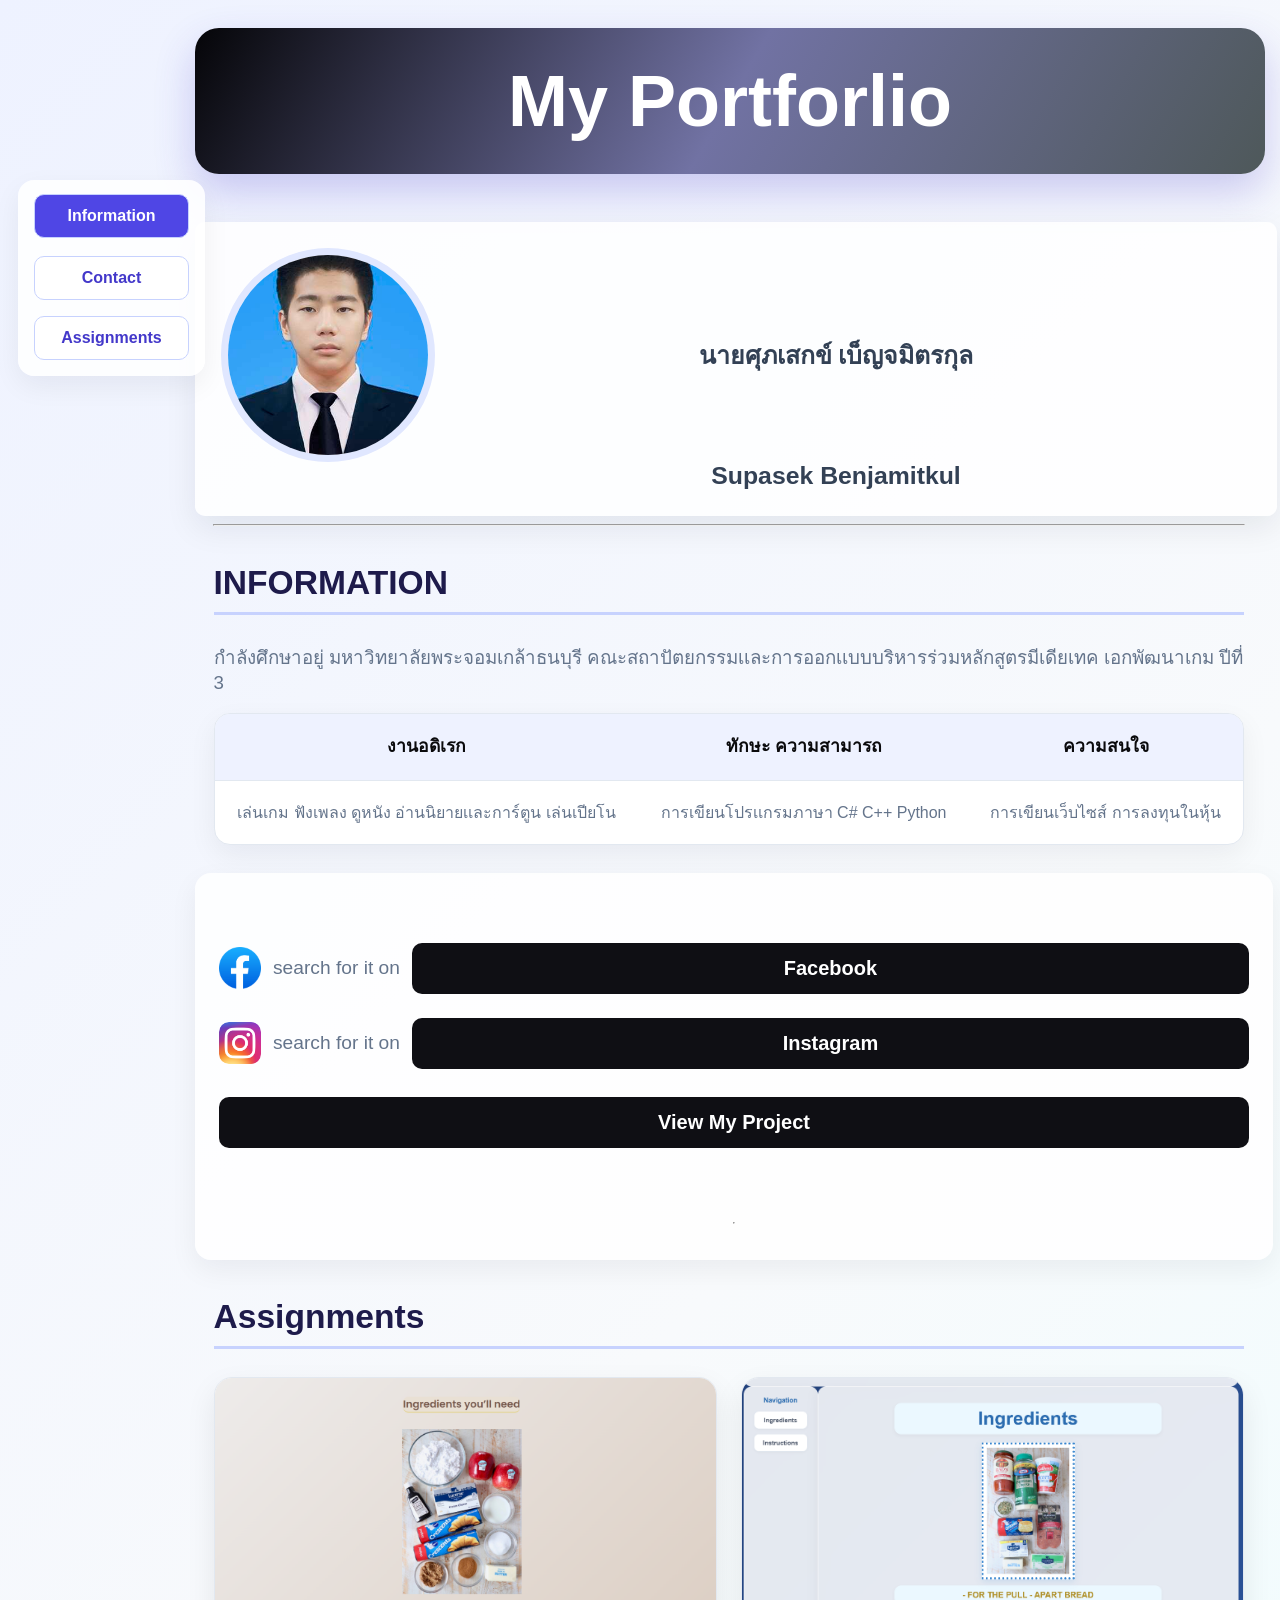
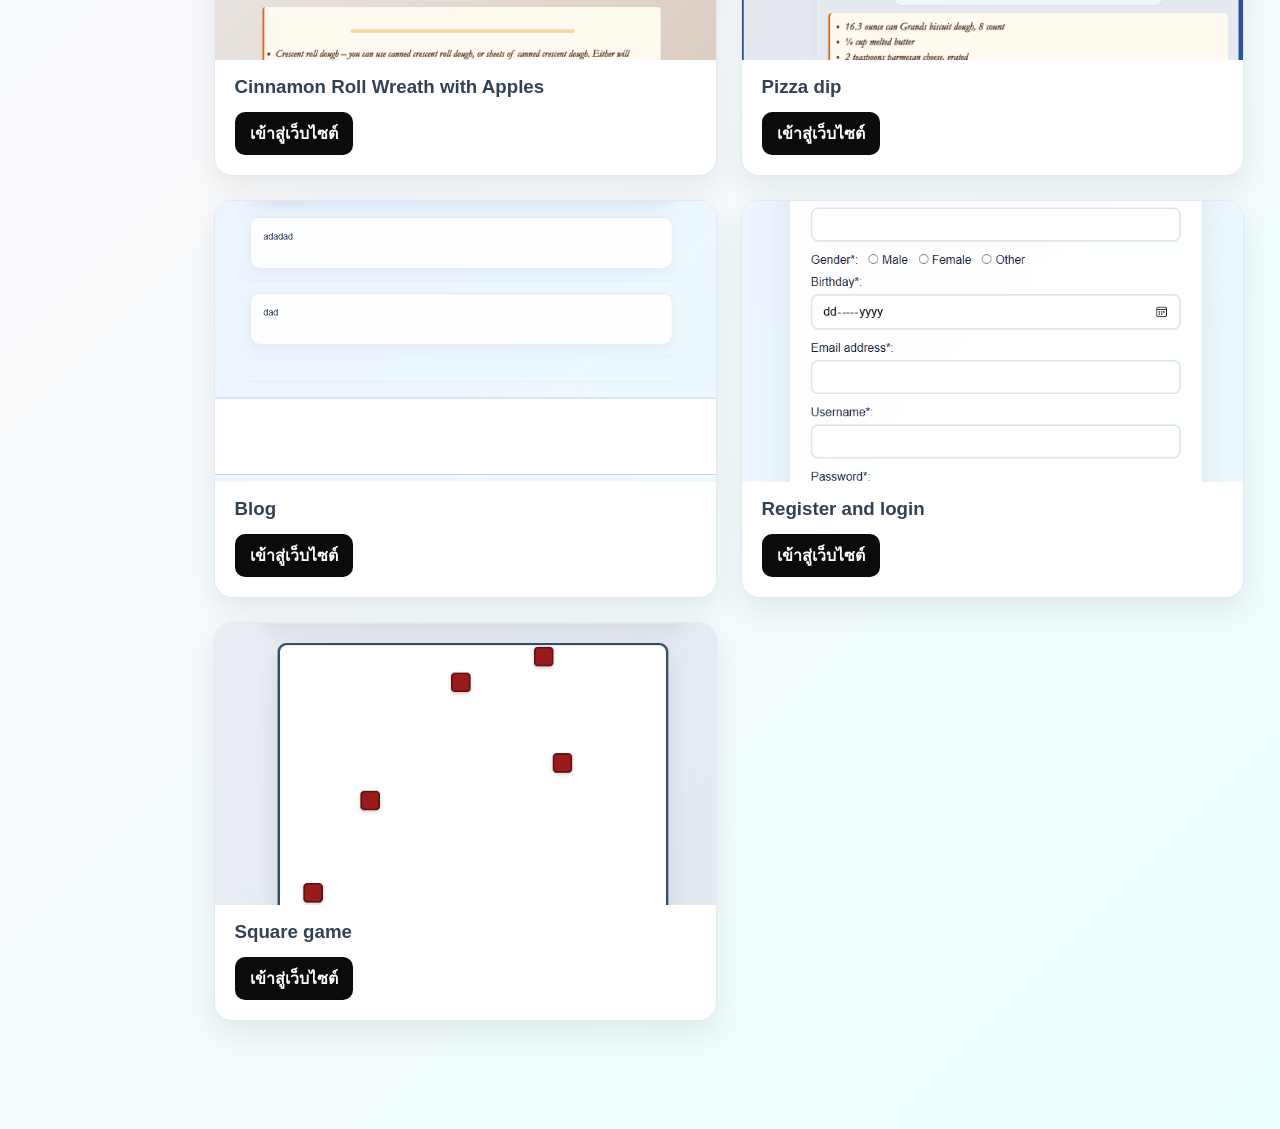
<file: index.html>
<!DOCTYPE html>
<html lang="en">
<head>
    <meta charset="UTF-8">
    <meta name="description" content="Free Web tutorials">
    <meta name="keywords" content="HTML, CSS, JavaScript">
    <meta name="author" content="John Doe">
    <meta name="viewport" content="width=device-width, initial-scale=1.0">
    <link rel='stylesheet' type='text/css' media='screen' href='main.css'>
    <script src='main.js' defer></script>
    <title>Document</title>
</head>
<body>
    <!-- Heading -->
     
     <h1>My Portforlio</h1>
    
     <div>
        <img id="mon_pic" src="PicturePort.jpg" width="200" height="200" alt="PicturePort" />
    <h3>นายศุภเสกข์ เบ็ญจมิตรกุล </h3>
    <h3>Supasek Benjamitkul</h3>
    
     <!-- images -->
      
    
    </div>
    <hr>

    <nav id="menu" aria-label="Portfolio navigation">
        <button class="menu-item active" data-target="mon_pic">Information</button>
        <button class="menu-item" data-target="contact">Contact</button>
        <button class="menu-item" data-target="assignments">Assignments</button>
    </nav>

    <h2 id="information">INFORMATION</h2>
    <h3>กำลังศึกษาอยู่ มหาวิทยาลัยพระจอมเกล้าธนบุรี คณะสถาปัตยกรรมเเละการออกเเบบบริหารร่วมหลักสูตรมีเดียเทค เอกพัฒนาเกม ปีที่ 3</h3>
      
     <table class="table_Border">

         <tr>
            <th>งานอดิเรก</th>
            <th>ทักษะ ความสามารถ</th>
            <th>ความสนใจ</th>
        </tr>
        <tr>
            <td> เล่นเกม ฟังเพลง ดูหนัง อ่านนิยายเเละการ์ตูน เล่นเปียโน</td>
            <td> การเขียนโปรเเกรมภาษา C# C++ Python</td>
            <td>การเขียนเว็บไซส์ การลงทุนในหุ้น</td>
        </tr>
     </table>

   
   
<div class="left_page" id="contact">
    <!-- Link  -->
    <br>
    <p><img src="Facebookicon.png" width="50" height="50" alt="Facebookicon" />  search for it on <a href="https://www.facebook.com/share/19MtHzSnES/">Facebook</a></p>
    <p><img src="Instagram_icon.png" width="50" height="50" alt="InstagramIcon" />  search for it on <a href="https://www.instagram.com/dore_uow?igsh=a3RvZGsxZG9iZmgy">Instagram</a></p>
    <p><a href="https://miconz.github.io/Web1035/project.html">View My Project</a></p>
    <br>
   <hr>
   </div>

 <h2 id="assignments">Assignments </h2>
<div class="Ass_page">
     <section class="animation-showcase" aria-label="Animation projects">
        <article class="animation-card">
            <a href="https://miconz.github.io/Web1035/assignment3/recipe.html" target="_blank" rel="noopener noreferrer">
                <img src="ACinna.png" alt="Cinnamon Roll Wreath with Apples">
            </a>
            <h3>Cinnamon Roll Wreath with Apples</h3>
            <a class="youtube-link" href="https://miconz.github.io/Web1035/assignment3/recipe.html " target="_blank" rel="noopener noreferrer">เข้าสู่เว็บไซต์</a>
        </article>
        <article class="animation-card">
            <a href="https://miconz.github.io/Web1035/assignment4/recipe.html" target="_blank" rel="noopener noreferrer">
                <img src="APizza.png" alt="Pizza dip">
            </a>
            <h3>Pizza dip</h3>
            <a class="youtube-link" href="https://miconz.github.io/Web1035/assignment4/recipe.html" target="_blank" rel="noopener noreferrer">เข้าสู่เว็บไซต์</a>
        </article>
        <article class="animation-card">
            <a href="https://miconz.github.io/Web1035/assignment5/index.html" target="_blank" rel="noopener noreferrer">
                <img src="ABlog.png" alt="Blog">
            </a>
            <h3>Blog </h3>
            <a class="youtube-link" href="https://miconz.github.io/Web1035/assignment5/index.html" target="_blank" rel="noopener noreferrer">เข้าสู่เว็บไซต์</a>
        </article>
        <article class="animation-card">
            <a href="https://miconz.github.io/Web1035/assignment6/register.html" target="_blank" rel="noopener noreferrer">
                <img src="ARgt.png" alt="Register and login">
            </a>
            <h3>Register and login</h3>
            <a class="youtube-link" href="https://miconz.github.io/Web1035/assignment6/register.html" target="_blank" rel="noopener noreferrer">เข้าสู่เว็บไซต์</a>
        </article>
        <article class="animation-card">
            <a href="https://miconz.github.io/Web1035/assignment7/index.html" target="_blank" rel="noopener noreferrer">
                <img src="ASquare.png" alt="Square Game">
            </a>
            <h3>Square game</h3>
            <a class="youtube-link" href="https://miconz.github.io/Web1035/assignment7/index.html" target="_blank" rel="noopener noreferrer">เข้าสู่เว็บไซต์</a>
        </article>
        </section> 
</div>


  
</body>
</html>
</file>
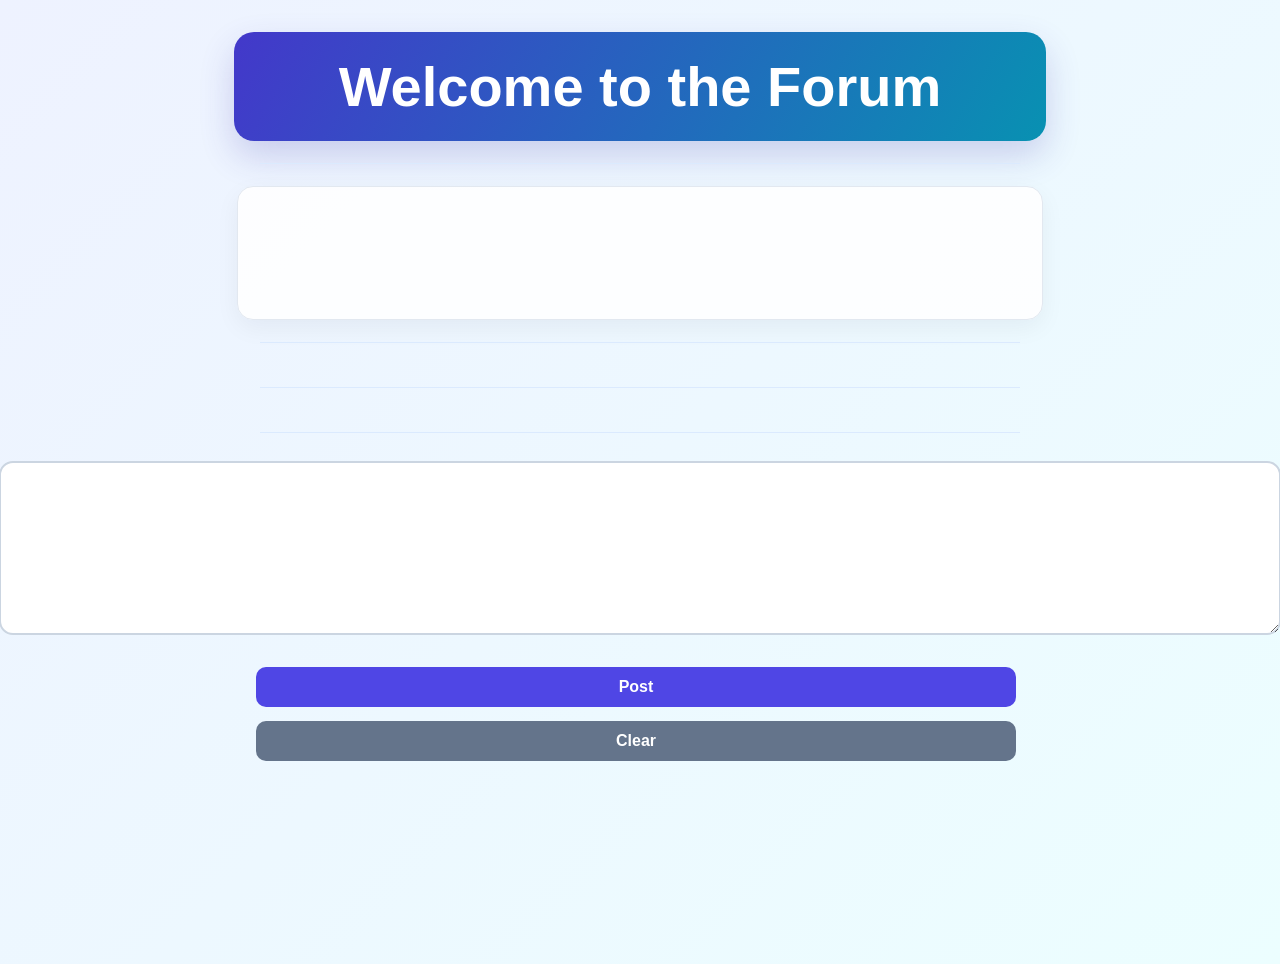
<file: assignment5/index.html>
<!DOCTYPE html>
<html>
<head>
	<meta charset='utf-8'>
	<meta http-equiv='X-UA-Compatible' content='IE=edge'>
	<title>Blogger</title>
	<meta name='viewport' content='width=device-width, initial-scale=1'>
	<link rel='stylesheet' type='text/css' media='screen' href='main.css'>
	<script src='main.js'></script>
</head>
<body>
	<h1 id="top"></h1>
	<hr>
	<div id="topic"></div>
	<hr>
	<div id="reply1"></div>
	<hr>
	<div id="reply2"></div>
	<hr>
	<textarea name="message" id="message"></textarea> 
	<br/>
	<button type="button"id="postFunction">Post</button>
	<button type="button"id="clearFunction">Clear</button>
	
</body>
</html>
</file>
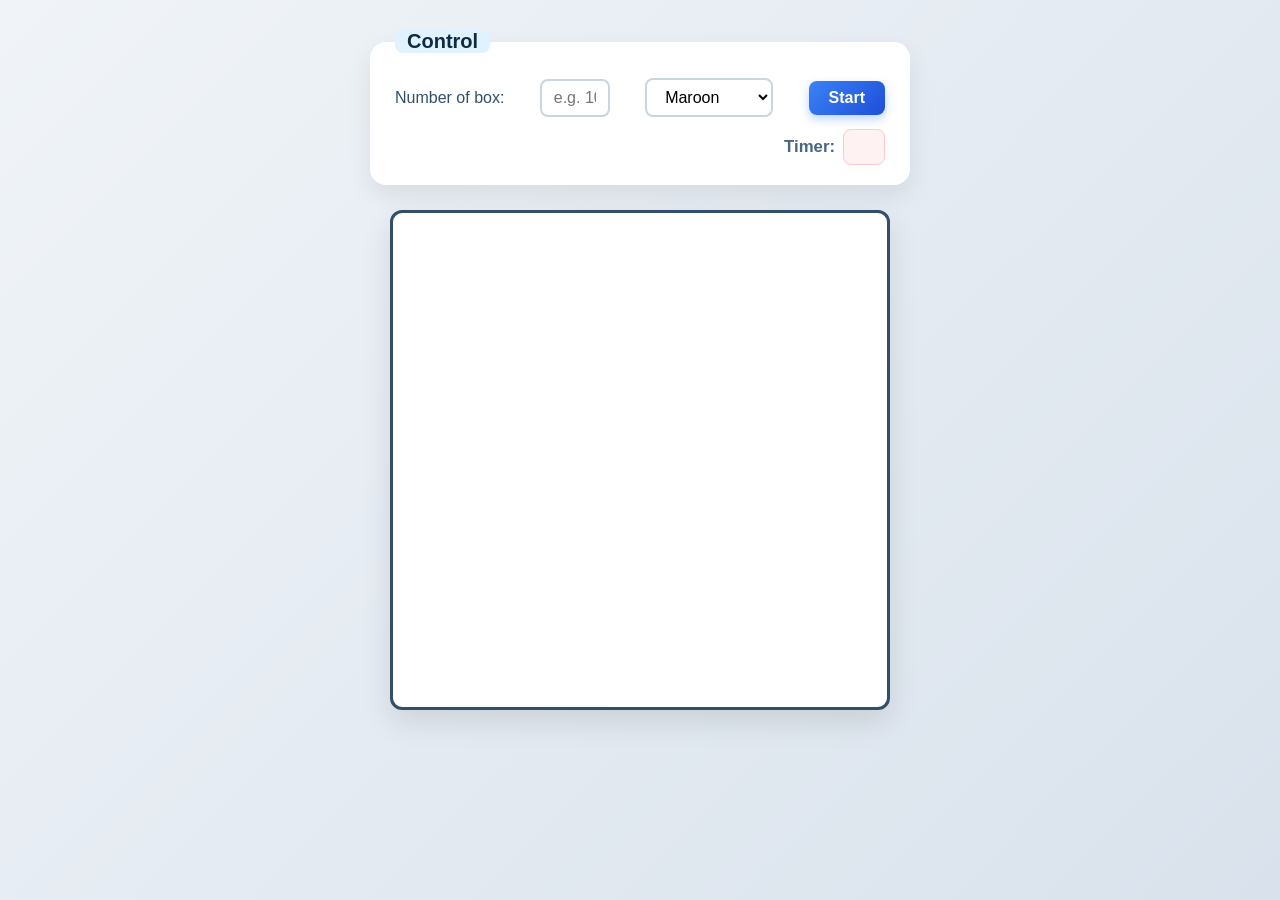
<file: assignment7/index.html>
<!DOCTYPE html>
<html lang="en">
	<head>
		<meta charset="UTF-8">
		<meta name="viewport" content="width=device-width, initial-scale=1.0">
		<title>Square game</title>
		<script type="text/javascript" src="game.js"></script>
		<link rel="stylesheet" type="text/css" href="game.css">
	</head>
	<body>
		<!-- these codes were adapted from https://courses.cs.washington.edu/courses/cse154/17sp/lecture/more-dom/code/squares.html  -->

		<fieldset>
			<legend>Control</legend>
			<label for="numbox">Number of box: </label>
			<input type="text" name="numbox" id="numbox" placeholder="e.g. 10">
			<select name="color" id="color">
				<option value="maroon">Maroon</option>
				<option value="lightgreen">Lightgreen</option>
				<option value="magenta">Magenta</option>
			</select>
			<button id="start">Start</button>
			<div id="timerClock"> Timer:
				<div id="clock"></div>
			</div>
		</fieldset>

		<div id="container">
			<div id="layer"></div>
		</div>
	
	</body>
</html>
</file>
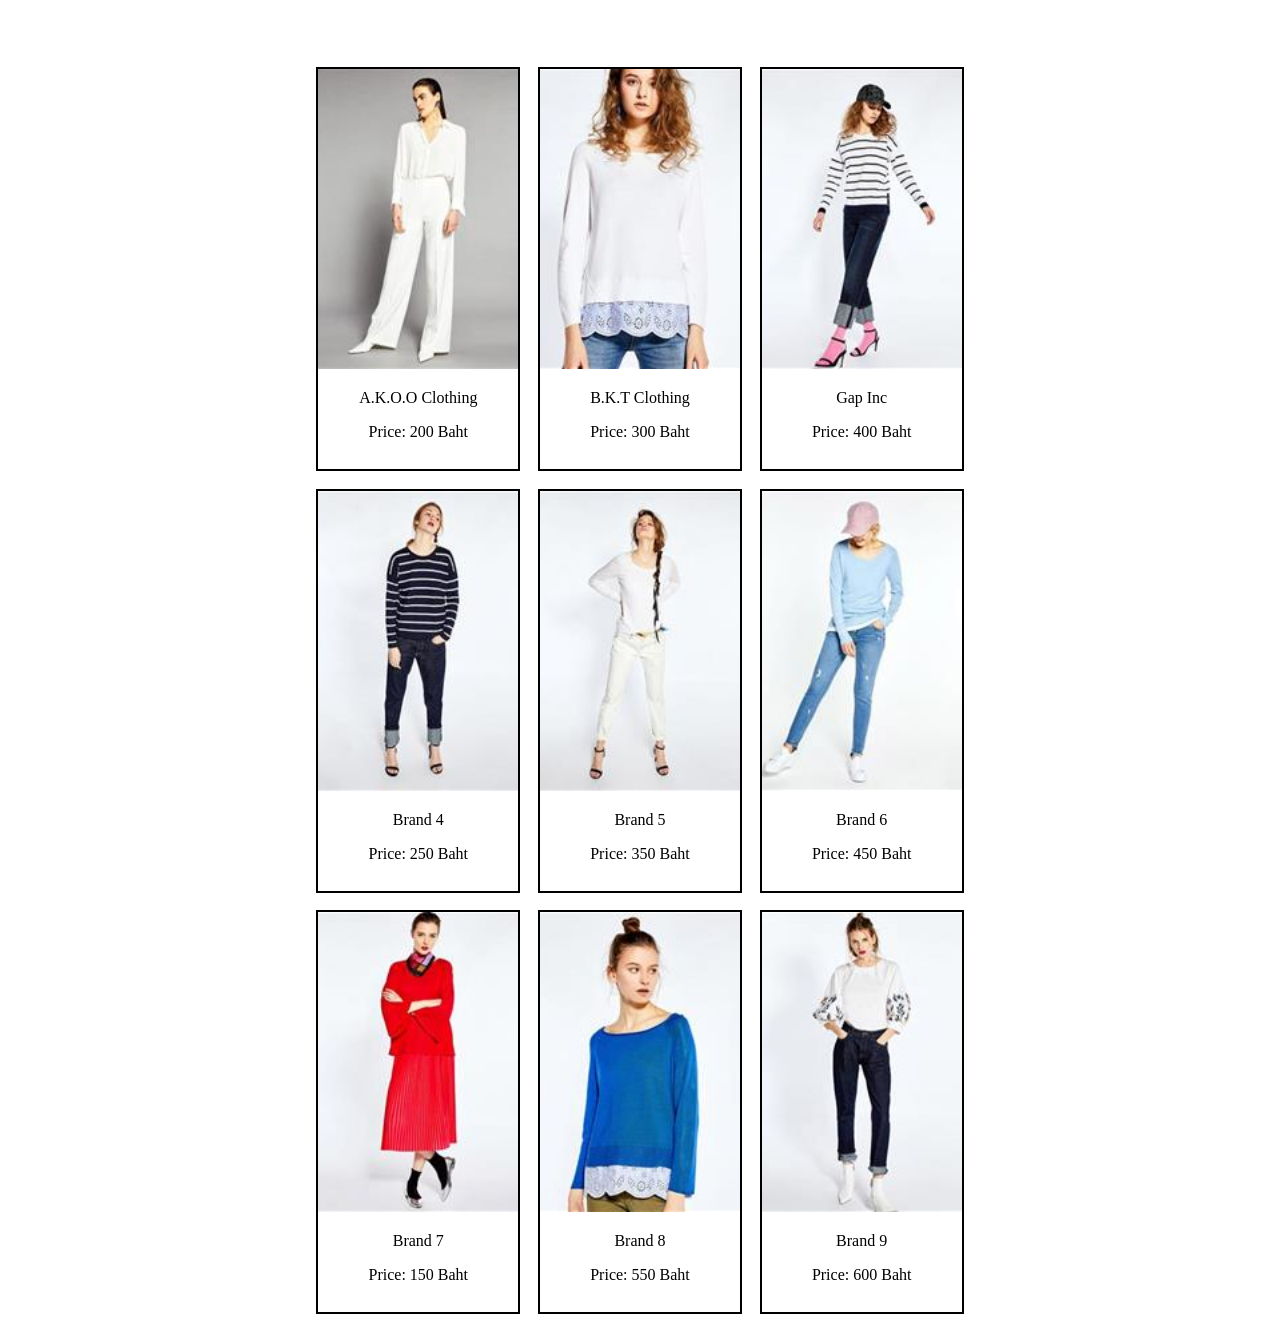
<file: assignment8/index.html>
<!DOCTYPE html>
<html>
	<head>
		<meta charset="UTF-8">
		<title>Shopping BKT</title>
		<link rel="stylesheet" href="style.css" type="text/css">
		<script type="text/javascript" src="shopping.js"></script>
	</head>
	<body>
		<div id="nav-top"></div>
		<div id="container">
			<div id="layer">
				<div></div>
				<div></div>
				<div></div>
				<div></div>
				<div></div>
				<div></div>
				<div></div>
				<div></div>
				<div></div>
			</div>
		</div>
	
	</body>
</html>
</file>
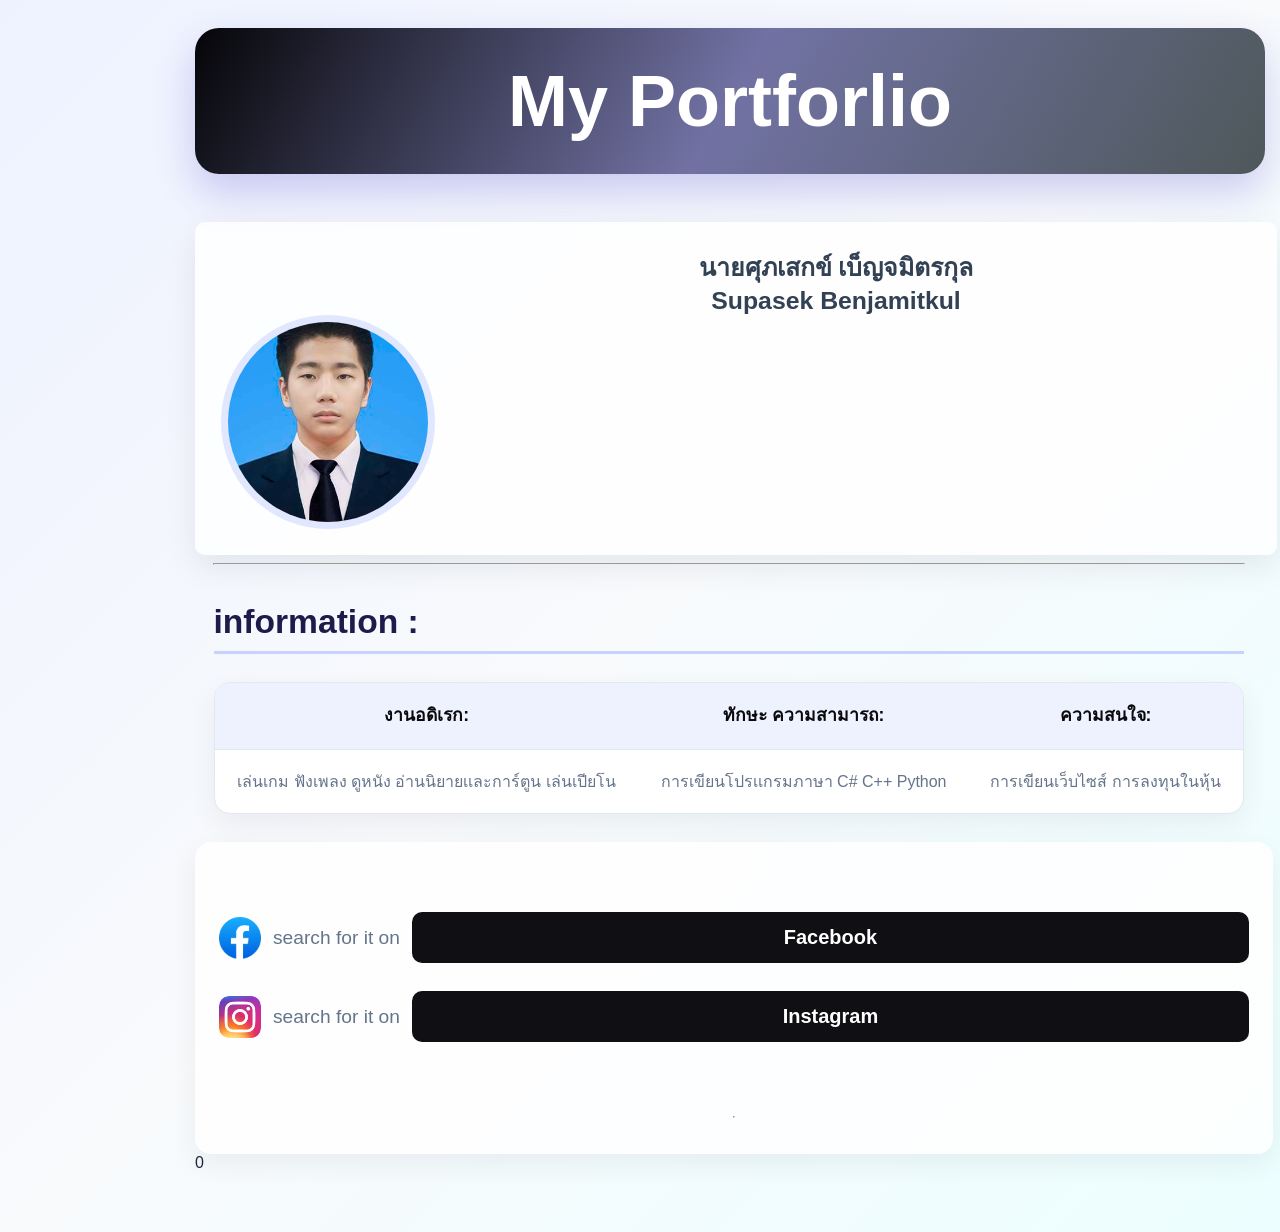
<file: Porforlio.html>
<!DOCTYPE html>
<html lang="en">
<head>
    <meta charset="UTF-8">
    <meta name="description" content="Free Web tutorials">
    <meta name="keywords" content="HTML, CSS, JavaScript">
    <meta name="author" content="John Doe">
    <meta name="viewport" content="width=device-width, initial-scale=1.0">
    <link rel='stylesheet' type='text/css' media='screen' href='main.css'>
    <title>Document</title>
</head>
<body>
    <!-- Heading -->
     
     <h1>My Portforlio</h1>
    
     <div>
    <h3>นายศุภเสกข์ เบ็ญจมิตรกุล </h3>
    <h3>Supasek Benjamitkul</h3>
    
     <!-- images -->
      
    <img id="mon_pic" src="PicturePort.jpg" width="200" height="200" alt="PicturePort" />
    </div>
    <hr>

    
  

    <!-- article and section -->
     
        
    <!-- <article> <h2>ข้อมูล:</h2>
        <h4>Media technology</h4>
	    <section> <h3> งานอดิเรก:</h3> เล่นเกม ฟังเพลง ดูหนัง อ่านนิยายเเละการ์ตูน เล่นเปียโน </section>
	    <section> <h3>ทักษะ ความสามารถ:</h3> การเขียนโปรเเกรมภาษา C# C++ Python </section>
	    <section> <h3>ความสนใจ:</h3> การเขียนเว็บไซส์ การลงทุนในหุ้น </section>
    </article>
    </div> -->
    <h2>information :</h2>
     <table class="table_Border">

         <tr>
            <th>งานอดิเรก:</th>
            <th>ทักษะ ความสามารถ:</th>
            <th>ความสนใจ:</th>
        </tr>
        <tr>
            <td> เล่นเกม ฟังเพลง ดูหนัง อ่านนิยายเเละการ์ตูน เล่นเปียโน</td>
            <td> การเขียนโปรเเกรมภาษา C# C++ Python</td>
            <td>การเขียนเว็บไซส์ การลงทุนในหุ้น</td>
        </tr>
     </table>
   
   
<div class="left_page">
    <!-- Link  -->
    <br>
    <p><img src="Facebookicon.png" width="50" height="50" alt="Facebookicon" />  search for it on <a href="https://www.facebook.com/share/19MtHzSnES/">Facebook</a></p>
    <p><img src="Instagram_icon.png" width="50" height="50" alt="InstagramIcon" />  search for it on <a href="https://www.instagram.com/dore_uow?igsh=a3RvZGsxZG9iZmgy">Instagram</a></p>

    <br>
   <hr>
   </div>

  
</body>
</html>0
</file>
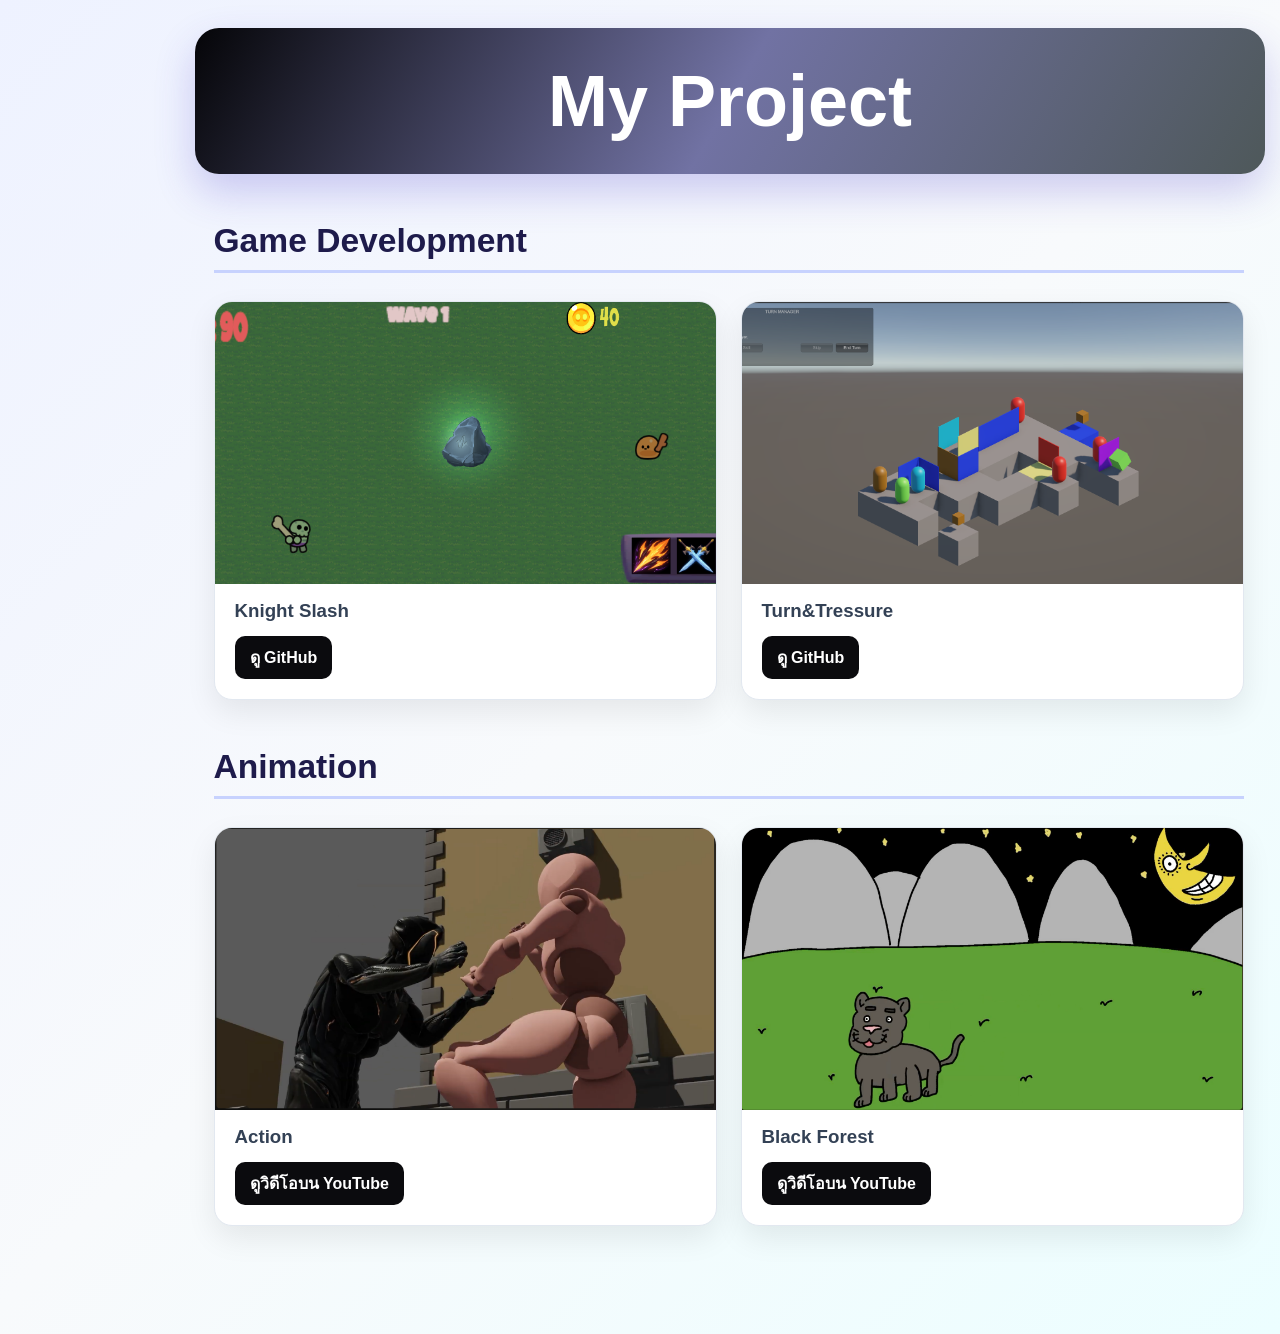
<file: project.html>
<!DOCTYPE html>
<html lang="en">
<head>
    <meta charset="UTF-8">
    <meta name="description" content="Free Web tutorials">
    <meta name="keywords" content="HTML, CSS, JavaScript">
    <meta name="author" content="John Doe">
    <meta name="viewport" content="width=device-width, initial-scale=1.0">
    <link rel='stylesheet' type='text/css' media='screen' href='main.css'>
    <title>Document</title>
</head>
<body>
    <!-- Heading -->
     
     <h1>My Project</h1>

     <h2>Game Development </h2>

     <section class="animation-showcase" aria-label=" Game projects">
        <article class="animation-card">
            <a href="https://github.com/MiConZ/MidTerm1035" target="_blank" rel="noopener noreferrer">
                <img src="Game1.png" alt="Knight Slash">
            </a>
            <h3>Knight Slash</h3>
            <a class="youtube-link" href="https://github.com/MiConZ/MidTerm1035" target="_blank" rel="noopener noreferrer">ดู GitHub</a>
        </article>

        <article class="animation-card">
            <a href="https://github.com/Mrbeartime/2K26" target="_blank" rel="noopener noreferrer">
                <img src="Game2.png" alt="Turn&Tressure">
            </a>
            <h3>Turn&Tressure</h3>
            <a class="youtube-link" href="https://github.com/Mrbeartime/2K26" target="_blank" rel="noopener noreferrer">ดู GitHub</a>
        </article>
    </section>
   
    <h2>Animation </h2>

    <section class="animation-showcase" aria-label="Animation projects">
        <article class="animation-card">
            <a href="https://www.youtube.com/watch?v=HFqr2DWdRQI" target="_blank" rel="noopener noreferrer">
                <img src="Animation2.png" alt="Animation project 1">
            </a>
            <h3>Action </h3>
            <a class="youtube-link" href="https://www.youtube.com/watch?v=HFqr2DWdRQI" target="_blank" rel="noopener noreferrer">ดูวิดีโอบน YouTube</a>
        </article>

        <article class="animation-card">
            <a href="https://youtu.be/y3GQw9U5wnY" target="_blank" rel="noopener noreferrer">
                <img src="Animation1.png" alt="Animation project 2">
            </a>
            <h3>Black Forest </h3>
            <a class="youtube-link" href="https://youtu.be/y3GQw9U5wnY" target="_blank" rel="noopener noreferrer">ดูวิดีโอบน YouTube</a>
        </article>
    </section>

  
</body>
</html>
</file>
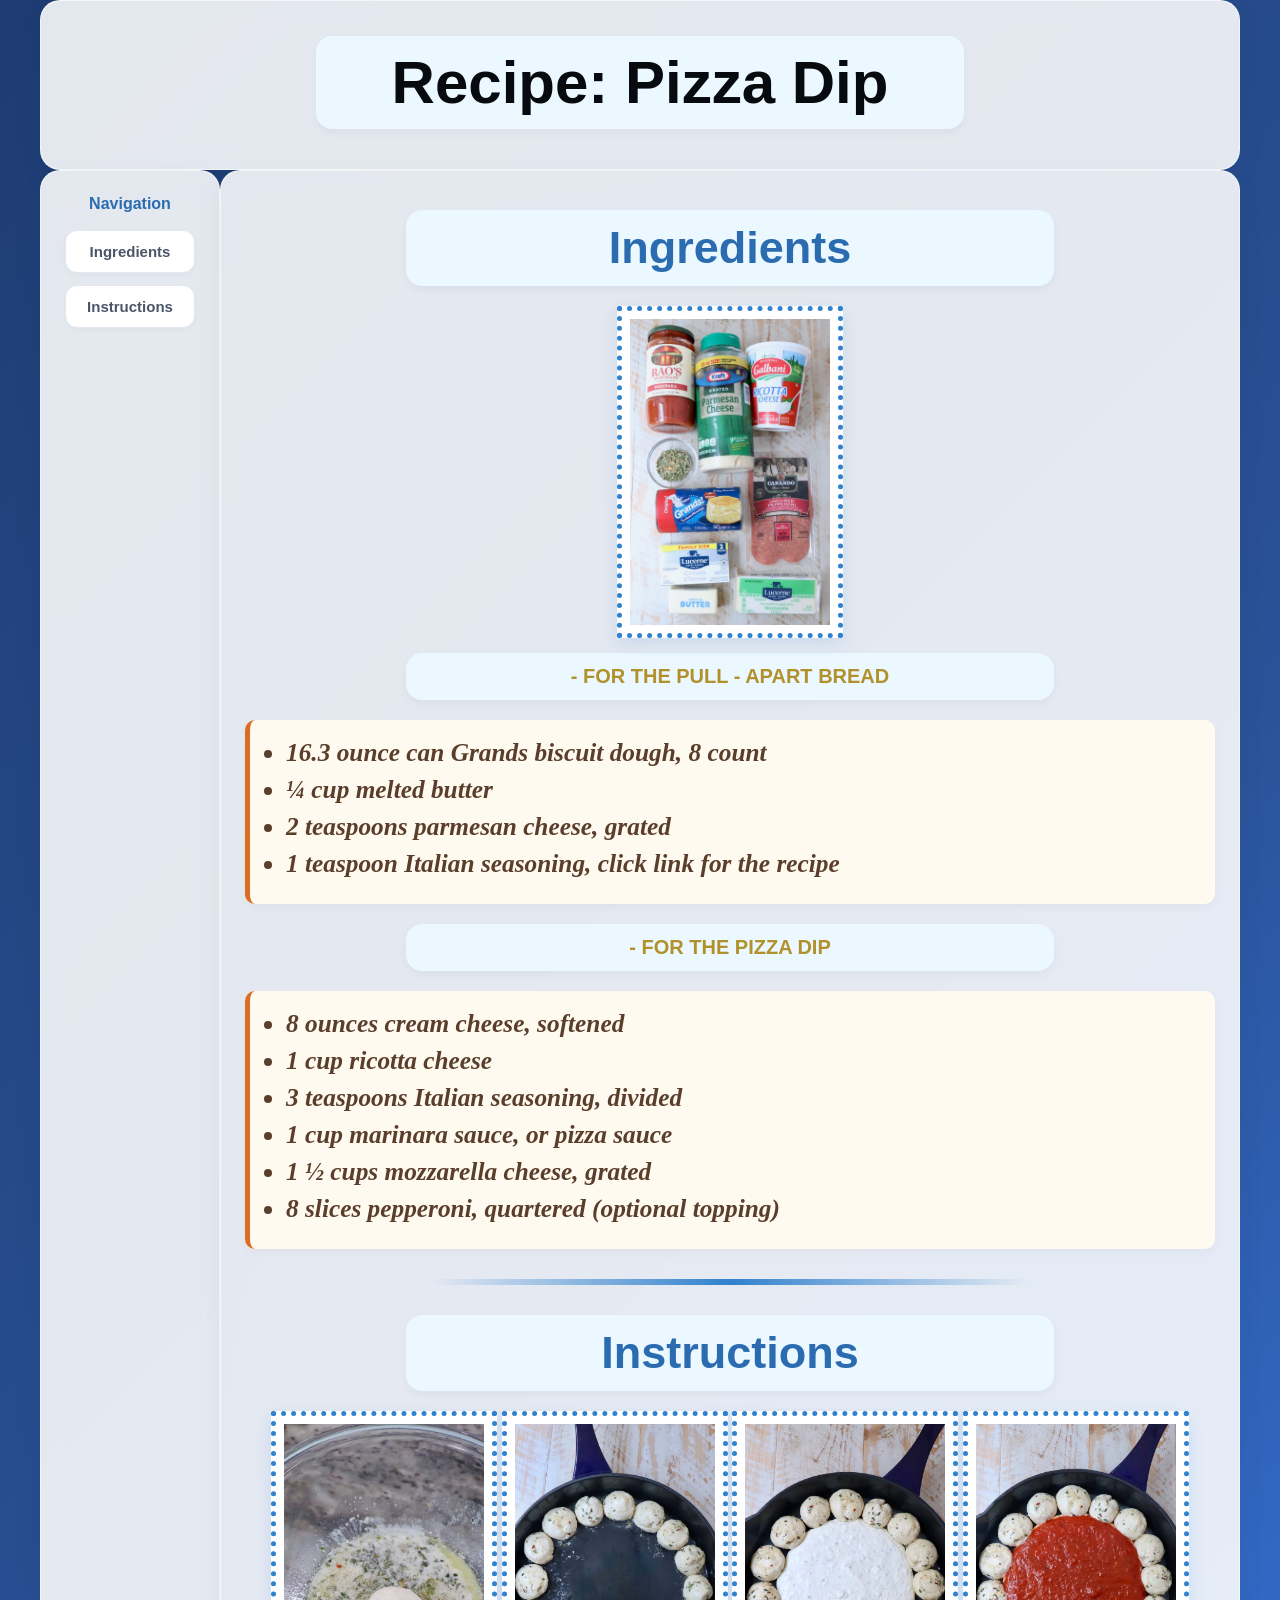
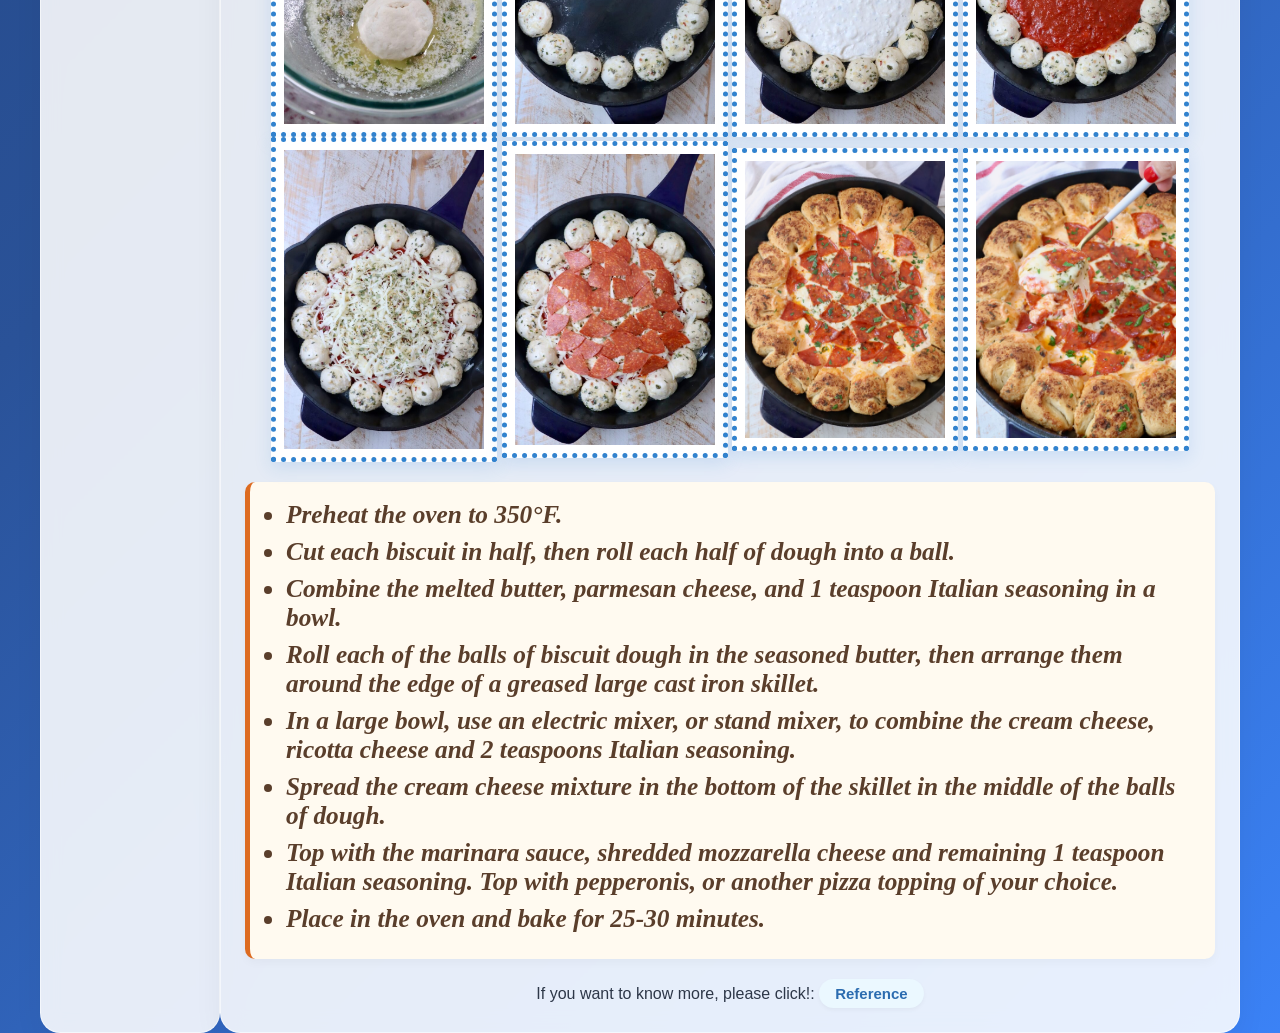
<file: assignment4/recipe.html>
<!DOCTYPE html>
<html>
<head>
	<meta charset='utf-8'>
	<meta http-equiv='X-UA-Compatible' content='IE=edge'>
	<title>Gluten Free General Tso’s Chicken</title>
	<meta name='viewport' content='width=device-width, initial-scale=1'>
	<link rel='stylesheet' type='text/css' media='screen' href='main.css'>
</head>
<body>
	<div class="grid-container">
         <div id="header" class="grid-card">
            <div>
				<h1>Recipe: Pizza Dip</h1>
                
            </div>
            
        </div>
		<div id="menu" class="grid-card">
            <div class="menu-title" style="font-weight: 700; color: #2b6cb0; margin-bottom: 5px; font-size: 16px;">Navigation</div>
            <a href="#main1 " class="menu-item">Ingredients</a>
            <a href="#Instructions" class="menu-item">Instructions</a>
         
      
	</div>
        <div id="main1">

			<h2>Ingredients</h2>
			<img id="pokemon_pic" src="pic/pizza-dip-1.jpeg" alt="Pikachu">
			<h3>- FOR THE PULL - APART BREAD</h3>
			<div class="APART BREAD">
                <ul>
                    <li>16.3 ounce can Grands biscuit dough, 8 count</li>
                    <li>¼ cup melted butter</li>
                    <li>2 teaspoons parmesan cheese, grated</li>
					 <li>1 teaspoon Italian seasoning, click link for the recipe</li>
                </ul>
            </div>
			
			<h3>- FOR THE PIZZA DIP</h3>
			
			<div class="PIZZA DIP">
                <ul>
                    <li>8 ounces cream cheese, softened</li>
                    <li>1 cup ricotta cheese</li>
                    <li>3 teaspoons Italian seasoning, divided</li>
					<li>1 cup marinara sauce, or pizza sauce</li>
					<li>1 ½ cups mozzarella cheese, grated</li>
					<li>8 slices pepperoni, quartered (optional topping)</li>
                </ul>
            </div>
			<hr>
			<h2>Instructions</h2>
			<div>
				<img id="cooking_pic" src="pic/pizza-dip-2.jpeg" alt="Pikachu">
				<img id="cooking_pic" src="pic/pizza-dip-3.jpeg" alt="Pikachu">
				<img id="cooking_pic" src="pic/pizza-dip-4.jpeg" alt="Pikachu">
				<img id="cooking_pic" src="pic/pizza-dip-5.jpeg" alt="Pikachu">
				<img id="cooking_pic" src="pic/pizza-dip-6.jpeg" alt="Pikachu">
				<img id="cooking_pic" src="pic/pizza-dip-7.jpeg" alt="Pikachu">
				<img id="cooking_pic" src="pic/pizza-dip-8.jpeg" alt="Pikachu">
				<img id="cooking_pic" src="pic/pizza-dip-9.jpeg" alt="Pikachu">
			
			</div>
		<div id="Instructions">
                <ul>
                    <li>Preheat the oven to 350°F.</li>
                    <li>Cut each biscuit in half, then roll each half of dough into a ball.</li>
                    <li>Combine the melted butter, parmesan cheese, and 1 teaspoon Italian seasoning in a bowl.</li>
					<li>Roll each of the balls of biscuit dough in the seasoned butter, then arrange them around the edge of a greased large cast iron skillet.</li>
					<li>In a large bowl, use an electric mixer, or stand mixer, to combine the cream cheese, ricotta cheese and 2 teaspoons Italian seasoning.</li>
					<li>Spread the cream cheese mixture in the bottom of the skillet in the middle of the balls of dough.</li>
					<li>Top with the marinara sauce, shredded mozzarella cheese and remaining 1 teaspoon Italian seasoning. Top with pepperonis, or another pizza topping of your choice.</li>
					<li>Place in the oven and bake for 25-30 minutes.</li>
                </ul>
            </div>
			<span>
                    If you want to know more, please click!:
                    <a href="https://whitneybond.com/pizza-dip/" target="_blank">Reference</a>
                </span>
		</div>
               
	
       
	</div>
	
	
	

</div>	
</body>
</html>
</file>
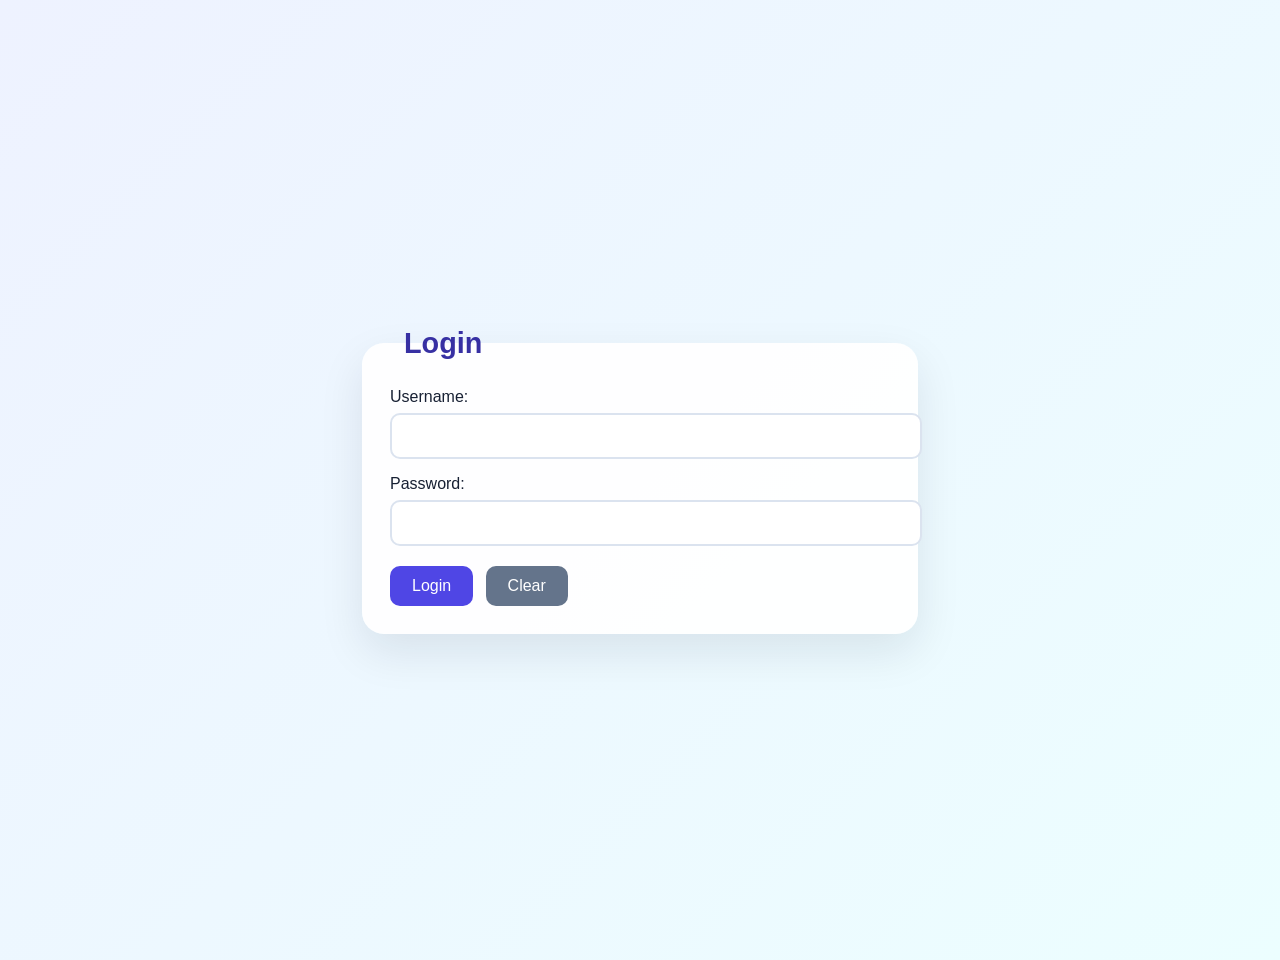
<file: assignment6/login.html>
<!DOCTYPE html>
<html>
	<head>
		<meta charset="UTF-8">
		<title>Login</title>
		<link rel="stylesheet" href="form.css">
		<script type="text/javascript" src="login.js"></script>
	</head>
	<body>
		<form name="myLogin" id = "myLogin">
			<fieldset>
				<legend>Login</legend>
				Username: 
				<input type="text" name="username" id="username" required>
				<br>
				Password: 
				<input type="password" name="password" required>
				<br>
				<input type="submit" value="Login" id="loginBtn">
				<input type="reset" value="Clear" id="clearBtn">

			</fieldset>
			

		</form>
		
	</body>
</html>
</file>
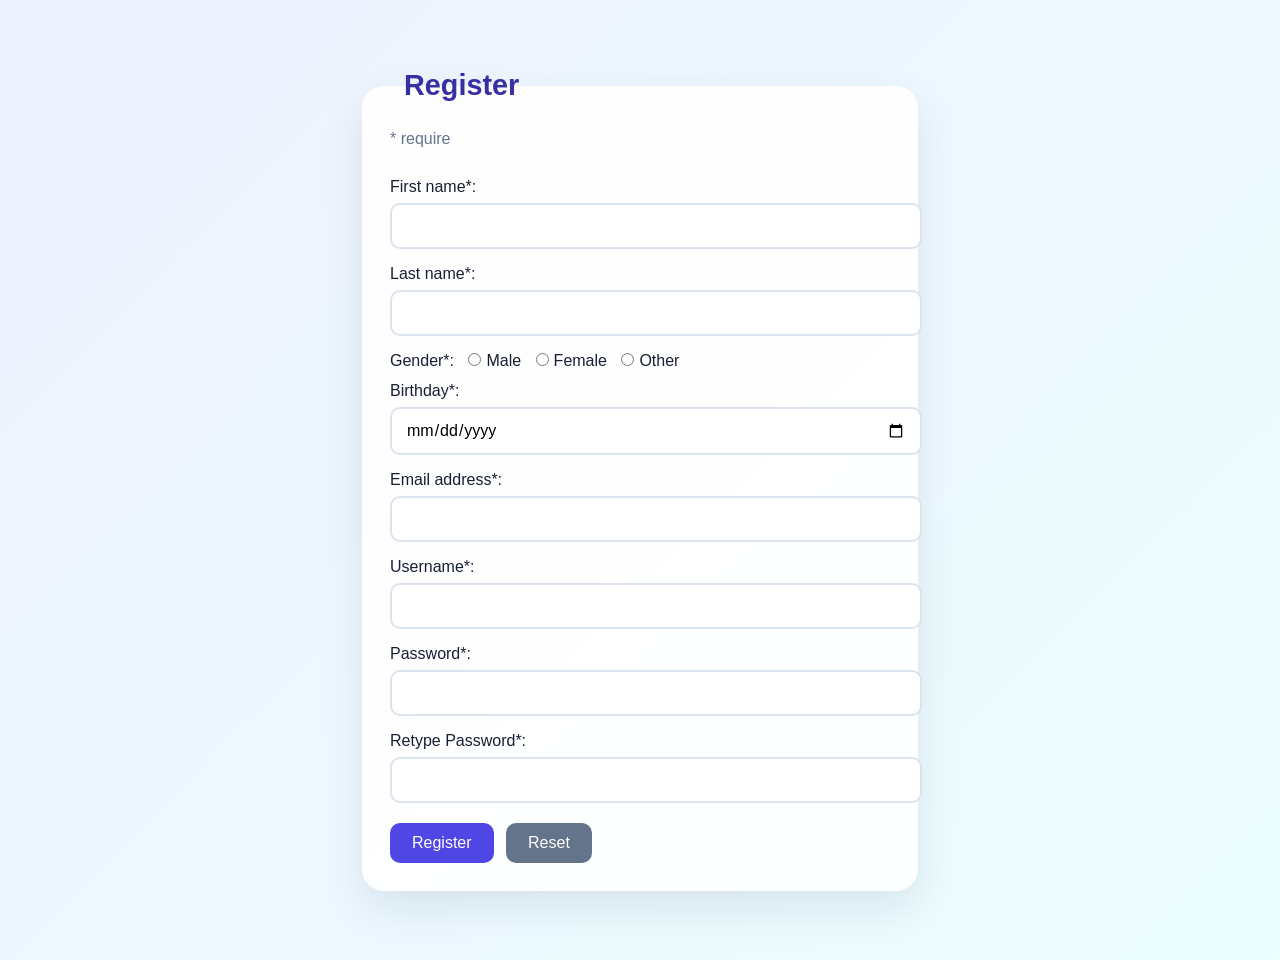
<file: assignment6/register.html>
<!DOCTYPE html>
<html>
	<head>
		<meta charset="UTF-8">
		<title>Register</title>
		<link rel="stylesheet" href="form.css">
		<script type="text/javascript" src="register.js"></script>
	</head>
	<body>
		<form name="myRegister" id="myRegister" action="login.html">
			<fieldset>
				<legend>Register</legend>
				<span>* require</span> <br>
				<span id="errormsg"></span> <br>
				First name*: 
				<input type="text" name="firstname" required>
				Last name*: 
				<input type="text" name="lastname" >
				<br>
				Gender*: 
				<input type="radio" name="gender" value="male" >Male
				<input type="radio" name="gender" value="female" >Female
				<input type="radio" name="gender" value="other" >Other
				<br>
				Birthday*: 
				<input type="date" name="bday" value="" >
				<br>
				Email address*: 
				<input type="email" name="email" >
				<br>
				Username*: 
				<input type="text" name="username" >
				<br>
				Password*: 
				<input type="password" name="password" required>
				<br>
				Retype Password*: 
				<input type="password" name="password" required>
				<br>
				<input type="submit" value="Register" id="registerBtn">
				<input type="reset" value="Reset" id="resetBtn">
			</fieldset>
		</form>

		
	</body>
</html>
</file>
<file: main.css>
body {
    margin: 0;
    min-height: 100vh;
    padding: 28px 18px 60px;
    color: #1e293b;
    font-family: Arial, Tahoma, sans-serif;
    background: linear-gradient(135deg, #eef2ff, #f8fafc 50%, #ecfeff);
}

body > * { 
    max-width: 1120px; 
    margin-left: auto;
     margin-right: auto;
     }

h1 {
    margin-top: 0;
    padding: 32px 20px;
    color: white;
    text-align: center;
    font-size: clamp(2.3rem, 6vw, 4.5rem);
    border-radius: 24px;
    background: linear-gradient(120deg, #050508, #7172a3, #4e585a);
    box-shadow: 0 18px 40px #4338ca3d;
}

h2 {
    margin-top: 38px;
    padding-bottom: 10px;
    color: #1e1b4b;
    font-size: clamp(1.5rem, 3vw, 2.1rem);
    border-bottom: 3px solid #c7d2fe;
}

h3 { 
    color: #334155; 
    
}

body > div:first-of-type {
    display: grid;
    grid-template-columns: 200px 1fr;
    align-items: center;
    padding: 26px;
    background: #ffffffdd;
    border-radius: 10px;
    box-shadow: 0 12px 32px #0f172a14;
}

#mon_pic {
    width: 200px;
    height: 200px;
    object-fit: cover;
    border: 7px solid #e0e7ff;
    border-radius: 50%;
}

body > div:first-of-type h3 {
    grid-column: 2;
    margin: 0;
    font-size: 1.55rem;
    text-align: center;
}

body > h2 + h3 {
    color: #64748b;
    font-weight: normal;
}

table {
    width: 100%;
    border-collapse: separate;
    border-spacing: 0;
    overflow: hidden;
    background: white;
    border: 1px solid #e2e8f0;
    border-radius: 16px;
    box-shadow: 0 10px 28px #0f172a0f;
}

th, td {
    padding: 18px 20px;
    text-align: center;
    vertical-align: top;
    line-height: 1.7;
}

th { color: #0a0a0c; 
    background: #eef2ff;
    font-size: 1.1rem; 
}
td { color: #64748b; 
    border-top: 1px solid #e2e8f0; 
}

.left_page {
    display: flex;
    flex-direction: column;
    gap: 24px;
    align-items: stretch;
    margin-top: 28px;
    padding: 28px 24px;
    background: #ffffffdd;
    border-radius: 16px;
    box-shadow: 0 10px 28px #0f172a0f;
}

.left_page p { display: flex; 
    align-items: center;
     gap: 12px; margin: 0;
     font-size: 1.2rem;
     white-space: nowrap;
     color: #64748b; 
    }
.left_page img { 
    width: 42px; 
    height: 42px; 
    border-radius: 10px; 
}
.left_page a {
    display: inline-block;
    width: 100%;
    padding: 14px 18px;
    color: white;
    font-weight: bold;
    font-size: 1.25rem;
    text-decoration: none;
    text-align: center;
    background: #0f0f14;
    border-radius: 10px;
    transition: .2s ease;
}

.left_page a:hover {
    color: white;
    background: #3730a3;
    transform: translateY(-2px);
}

.left_page p:last-of-type {
    margin-top: 4px;
}

a { color: #0b0b11; font-weight: bold; }
a:hover { color: #000000; }

.animation-showcase {
    width: 100%;
    margin: 24px auto 48px;
    display: grid;
    grid-template-columns: repeat(2, minmax(0, 1fr));
    gap: 24px;
}

.animation-card {
    overflow: hidden;
    background: white;
    border: 1px solid #e2e8f0;
    border-radius: 18px;
    box-shadow: 0 12px 30px #08090a14;
    transition: .2s ease;
}

.animation-card:hover { transform: translateY(-6px); box-shadow: 0 18px 38px #4338ca2e; }
.animation-card img { display: block; width: 100%; aspect-ratio: 16 / 9; object-fit: cover; }
.animation-card h3 { margin: 0; padding: 16px 20px 6px; }

.youtube-link {
    display: inline-block;
    margin: 8px 20px 20px;
    padding: 9px 15px;
    color: white;
    text-decoration: none;
    background: #0b0b0e;
    border-radius: 10px;
}

.youtube-link:hover { color: white; background: #141416; }

#menu {
    display: flex;
    position: fixed;
    top: 180px;
    left: 18px;
    z-index: 10;
    width: 155px;
    flex-direction: column;
    gap: 16px;
    margin: 0;
    padding: 16px;
    background: #ffffffdd;
    border-radius: 16px;
    box-shadow: 0 10px 28px #0f172a0f;
}

body > * {
    max-width: 980px;
    margin-left: 195px;
    margin-right: 24px;
}

#menu {
    margin-left: 0;
    margin-right: 0;
}

.menu-item {
    padding: 12px 24px;
    color: #4338ca;
    font-size: 1rem;
    font-weight: bold;
    background: white;
    border: 1px solid #c7d2fe;
    border-radius: 10px;
    cursor: pointer;
    transition: .2s ease;
}

.menu-item:hover,
.menu-item.active 
{
    color: white;
    background: #4f46e5;
    transform: translateY(-2px);
}


#contact 
{ 
    scroll-margin-top: 20px; 
}

@media (min-width: 701px) {
    body {
        padding-left: 195px;
    }

    body > * {
        width: min(1030px, 100%);
        max-width: 1030px;
        margin-left: auto;
        margin-right: auto;
    }

    #menu {
        width: 155px;
        margin-left: 0;
        margin-right: 0;
    }
}
</file>
<file: assignment5/main.css>
body {
    margin: 0;
    min-height: 100vh;
    padding: 32px 16px;
    color: #172033;
    font-family: Arial, Tahoma, sans-serif;
    background: linear-gradient(135deg, #eef2ff, #ecfeff);
    display: flex;
    flex-direction: column;
    align-items: center;
}

body > * { width: min(760px, 100%); }

button:hover { 
    background: #3730a3; 
    transform: translateY(-2px); 
             }
#clearFunction { 
    background: #64748b; 
                }
#clearFunction:hover { 
    background: #475569; 
}

h1 {
    margin: 0;
    padding: 22px 26px;
    color: white;
    text-align: center;
    font-size: clamp(2rem, 6vw, 3.5rem);
    border-radius: 20px;
    background: linear-gradient(120deg, #4338ca, #0891b2);
    box-shadow: 0 15px 35px #3730a333;
}

hr { 
    margin: 22px 0; 
    border: 0; 
    border-top: 1px solid #dbeafe;
    }

#topic, #reply1, #reply2 {
    min-height: 92px;
    padding: 20px 22px;
    line-height: 1.8;
    background: #ffffffde;
    border: 1px solid #e2e8f0;
    border-radius: 16px;
    box-shadow: 0 8px 24px #0f172a0d;
}

#reply1:empty, #reply2:empty { 
    display: none; 
                              }

#message {
    width: 100%;
    min-height: 140px;
    margin-top: 6px;
    padding: 15px;
    font: inherit;
    border: 2px solid #cbd5e1;
    border-radius: 14px;
    resize: vertical;
}

#message:focus { 
    border-color: #6366f1; 
    box-shadow: 0 0 0 4px #6366f122; 
               }

button {
    margin: 14px 8px 0 0;
    padding: 11px 24px;
    color: white;
    font: 600 1rem Arial, Tahoma, sans-serif;
    background: #4f46e5;
    border: 0;
    border-radius: 10px;
    cursor: pointer;
}
</file>
<file: assignment7/game.css>
/* =============================================================================
   MDT312 Assignment 7: Square Game Styling
   ตกแต่งให้สวยงาม สะอาดตา และ User-Friendly ตามเกณฑ์การให้คะแนน
   ============================================================================= */



* {
    box-sizing: border-box;
    margin: 0;
    padding: 0;
}

body {
    font-family: 'Kanit', sans-serif;
    background: linear-gradient(135deg, #f0f4f8 0%, #d9e2ec 100%);
    min-height: 100vh;
    padding: 30px 15px;
    color: #334e68;
    display: flex;
    flex-direction: column;
    align-items: center;
}

/* Control Panel */
fieldset {
    width: 100%;
    max-width: 540px;
    background: #ffffff;
    border: none;
    border-radius: 16px;
    box-shadow: 0 10px 25px rgba(0, 0, 0, 0.08);
    padding: 20px 25px;
    display: flex;
    flex-wrap: wrap;
    align-items: center;
    justify-content: space-between;
    gap: 12px;
}

legend {
    font-weight: 600;
    font-size: 1.25rem;
    color: #102a43;
    padding: 0 12px;
    background: #e0f2fe;
    border-radius: 8px;
    margin-bottom: 5px;
}

input[type="text"] {
    width: 70px;
    padding: 8px 12px;
    border: 2px solid #cbd5e1;
    border-radius: 8px;
    font-size: 1rem;
    font-family: inherit;
    text-align: center;
    outline: none;
    transition: border-color 0.2s;
}

input[type="text"]:focus {
    border-color: #3b82f6;
}

select {
    padding: 8px 14px;
    border: 2px solid #cbd5e1;
    border-radius: 8px;
    font-size: 1rem;
    font-family: inherit;
    background-color: white;
    cursor: pointer;
    outline: none;
}

button#start {
    padding: 8px 20px;
    background: linear-gradient(135deg, #3b82f6 0%, #1d4ed8 100%);
    color: white;
    border: none;
    border-radius: 8px;
    font-size: 1rem;
    font-weight: 600;
    font-family: inherit;
    cursor: pointer;
    box-shadow: 0 4px 10px rgba(59, 130, 246, 0.35);
    transition: transform 0.15s ease, box-shadow 0.15s ease;
}

button#start:hover {
    transform: translateY(-2px);
    box-shadow: 0 6px 14px rgba(59, 130, 246, 0.45);
}

button#start:active {
    transform: translateY(0);
}

/* Timer Display */
#timerClock {
    display: flex;
    align-items: center;
    gap: 8px;
    font-weight: 600;
    font-size: 1.05rem;
    color: #486581;
    margin-left: auto;
}

#clock {
    display: inline-flex;
    align-items: center;
    justify-content: center;
    min-width: 42px;
    height: 36px;
    background: #fef2f2;
    color: #dc2626;
    font-weight: 700;
    font-size: 1.15rem;
    border-radius: 8px;
    border: 1px solid #fecaca;
    padding: 0 8px;
}

/* Play Area Container */
#container {
    margin-top: 25px;
    display: flex;
    justify-content: center;
    width: 100%;
}

#layer {
    position: relative;
    width: 500px;
    height: 500px;
    background-color: #ffffff;
    border: 3px solid #334e68;
    border-radius: 12px;
    box-shadow: 0 12px 30px rgba(0, 0, 0, 0.1);
    overflow: hidden;
}

/* Square Elements */
.square {
    position: absolute;
    width: 25px;
    height: 25px;
    border: 2px solid rgba(0, 0, 0, 0.4);
    border-radius: 5px;
    cursor: pointer;
    box-shadow: 0 2px 5px rgba(0, 0, 0, 0.2);
    transition: transform 0.1s ease, filter 0.1s ease;
}

.square:hover {
    transform: scale(1.25);
    filter: brightness(1.15);
    z-index: 10;
}

/* Colors */
.maroon {
    background-color: #991b1b;
}

.lightgreen {
    background-color: #22c55e;
}

.magenta {
    background-color: #d946ef;
}
</file>
<file: assignment8/style.css>
#nav-top{
	width: 100%;
	height: 50px;
}

#container{
	width:100%;
	display: flex;
	justify-content: center;
}

#layer{
	display: flex;
	width:70%;
	flex-wrap: wrap;
	justify-content: center;
}

#layer div{
	width:200px;
	border: 2px solid black;
	height: 400px;
	margin: 1%;
	text-align: center;
}
</file>
<file: assignment4/main.css>
.grid-container {
	display: grid;
    grid-template-columns: 14% auto 22%;
    gap: 18px;
    max-width: 1200px;
    margin: 0 auto;

}

body {
    background: linear-gradient(135deg, #1e3c72 0%, #2a5298 50%, #3b82f6 100%);
    font-family: 'Outfit', 'Poppins', sans-serif;
    color: #2d3748;
    margin: 0;
    padding: 30px 15px;
    min-height: 100vh;
}

.grid-container > div{
	 background: rgba(255, 255, 255, 0.88);
    backdrop-filter: blur(10px);
    -webkit-backdrop-filter: blur(10px);
    border-radius: 20px;
    padding: 24px;
    box-shadow: 0 10px 30px rgba(0, 0, 0, 0.05);
    border: 1px solid rgba(255, 255, 255, 0.6);
    transition: all 0.3s cubic-bezier(0.25, 0.8, 0.25, 1);
    
}

#header {
    grid-column: 1 / span 3;
    text-align: center;
    padding: 20px;
}

#menu {
    grid-column: 1 / span 1;
    display: flex;
    flex-direction: column;
    gap: 12px;
    text-align: center;
}

#main1 {
    grid-column: 2 / span 2;
    text-align: center;
}




/* ==========================================================================
   2. MENU NAVIGATION (Sidebar)
   ========================================================================== */
.menu-item {
    background-color: #ffffff;
    color: #4a5568;
    padding: 12px 16px;
    border-radius: 12px;
    font-size: 15px;
    font-weight: 600;
    cursor: pointer;
    border: 1px solid #e2e8f0;
    box-shadow: 0 2px 5px rgba(0, 0, 0, 0.03);
    transition: all 0.25s ease;
    text-decoration: none;
    display: block;
}

.menu-item:hover {
    background-color: #2b6cb0;
    color: #ffffff;
    text-decoration: none;
    transform: translateY(-2px);
    box-shadow: 0 4px 12px rgba(43, 108, 176, 0.25);
    border-color: #2b6cb0;
}

.menu-item.active {
    background-color: #ebf8ff;
    color: #2b6cb0;
    border-color: #3182ce;
    border-left: 5px solid #3182ce;
}
/* ==========================================================================
   3. MAIN CONTENT (Pikachu, Info, Stats & Tables)
   ========================================================================== */
h1 {
    font-family: 'Poppins', sans-serif;
    background-color: #ebf8ff;
    color: #070a0e;
    font-size: 60px;
    font-weight: 700;
    text-align: center;
    border-radius: 16px;
    max-width: 600px;
    margin: 15px auto 20px auto;
    padding: 12px 24px;
    box-shadow: 0 4px 8px rgba(0, 0, 0, 0.04);
}

h1 span {
    font-size: 20px;
    color: #718096;
    font-weight: 400;
}
h2 {
    font-family: 'Poppins', sans-serif;
    background-color: #ebf8ff;
    color: #2b6cb0;
    font-size: 45px;
    font-weight: 700;
    text-align: center;
    border-radius: 16px;
    max-width: 600px;
    margin: 15px auto 20px auto;
    padding: 12px 24px;
    box-shadow: 0 4px 8px rgba(0, 0, 0, 0.04);
}

h2 span {
    font-size: 20px;
    color: #718096;
    font-weight: 400;
}
h3 {
    font-family: 'Poppins', sans-serif;
    background-color: #ebf8ff;
    color: #b0912b;
    font-size: 20px;
    font-weight: 700;
    text-align: center;
    border-radius: 16px;
    max-width: 600px;
    margin: 15px auto 20px auto;
    padding: 12px 24px;
    box-shadow: 0 4px 8px rgba(0, 0, 0, 0.04);
}
#pokemon_pic {
    width: 200px;
    max-width: 70%;
    height: auto;
    border: 5px dotted #3182ce;
  
    background-color: #ffffff;
    padding: 8px;
    vertical-align: middle;
    box-shadow: 0 6px 16px rgba(49, 130, 206, 0.15);
    transition: all 0.3s cubic-bezier(0.25, 0.8, 0.25, 1);
}

#pokemon_pic:hover {
    transform: scale(1.08) rotate(3deg);
    filter: drop-shadow(0 8px 18px rgba(49, 130, 206, 0.35));
}
#cooking_pic {
    width: 200px;
    max-width: 70%;
    height: auto;
    border: 5px dotted #3182ce;
  
    background-color: #ffffff;
    padding: 8px;
    vertical-align: middle;
    box-shadow: 0 6px 16px rgba(49, 130, 206, 0.15);
    transition: all 0.3s cubic-bezier(0.25, 0.8, 0.25, 1);
}

#cooking_pic :hover {
    transform: scale(1.08) rotate(3deg);
    filter: drop-shadow(0 8px 18px rgba(49, 130, 206, 0.35));
}
hr {
    height: 6px;
    color: #cbd5e0;
    background: linear-gradient(90deg, transparent, #3182ce, transparent);
    border: none;
    border-radius: 3px;
    max-width: 600px;
    margin: 30px auto;
}
ul {
    font-family: Garamond, "Times New Roman", serif; 
    font-size: 19pt;
    font-weight: bold;
    font-style: italic;
    background-color: #fffaf0;
    border-left: 5px solid #dd6b20;
    border-radius: 10px;
    box-shadow: 0 4px 10px rgba(0, 0, 0, 0.03);
    margin: 20px auto;
    padding: 18px 36px;
	text-align:left;
}

ul li {
    margin-bottom: 8px;
    color: #5a3e2b;
}
div a {
    font-size: 15px;
    font-weight: 600;
    color: #2b6cb0;
    background-color: #ebf8ff;
    padding: 6px 16px;
    border-radius: 16px;
    display: inline-block;
    text-decoration: none;
    box-shadow: 0 2px 4px rgba(0, 0, 0, 0.04);
    transition: all 0.25s ease;
}

div a:hover {
    background-color: #2b6cb0;
    color: #ffffff;
    transform: translateY(-2px);
    box-shadow: 0 4px 8px rgba(43, 108, 176, 0.25);
}

div a:active {
    transform: translateY(1px) scale(0.97);
}
@media (min-width: 768px) {
    body {
        padding: var(--space-lg) var(--space-md);
    }
    
    .grid-container {
        gap: var(--space-md);
        /* 
           การใช้ Fraction Unit (fr):
           - 1fr 280px : คอลัมน์ซ้ายยืดหยุ่นตามพื้นที่เหลือ (1fr), คอลัมน์ขวา 280px
        */
        grid-template-columns: 1fr 280px;
        grid-template-areas:
            "header  header"
            "menu    menu"
            "main    sidebar"
            "footer  footer";
    }
    
    #menu {
        flex-direction: row;
        justify-content: center;
        flex-wrap: wrap;
    }
}

/* --------------------------------------------------------------------------
   STEP 3: DESKTOP VIEW (min-width: 1024px) -> 3 Columns Layout (Modern fr)
   -------------------------------------------------------------------------- */
@media (min-width: 1024px) {
    body {
        padding: var(--space-xl) var(--space-lg);
    }
    
    .grid-container {
        gap: var(--space-lg);
        /* 
           Fraction Unit (fr) - หัวใจของ Modern Grid:
           - 180px : Menu ด้านซ้าย
           - 1fr   : Main Content ยืดหยุ่นกินพื้นที่หลักตรงกลาง
           - 280px : Sidebar ด้านขวาสำหรับป้ายโฆษณา/เสริม
           - ข้อดี: คำนวณ gap และ padding อัตโนมัติ ไม่มีวันล้นจอเหมือนการใช้ %
        */
        grid-template-columns: 180px 1fr 280px;
        grid-template-areas:
            "header  header  header"
            "menu    main    sidebar"
            "footer  footer  footer";
    }
    
    #menu {
        flex-direction: column;
        justify-content: flex-start;
    }
}
</file>
<file: assignment6/form.css>
body {
    margin: 0;
    min-height: 100vh;
    padding: 30px 16px;
    color: #172033;
    font-family: Arial, Tahoma, sans-serif;
    background: linear-gradient(135deg, #eef2ff, #ecfeff);
    display: grid;
    place-items: center;
}

form { width: min(560px, 100%); }

fieldset {
    padding: 28px;
    background: #ffffffee;
    border: 0;
    border-radius: 22px;
    box-shadow: 0 18px 45px #0f172a18;
}

legend { padding: 0 14px; 
    color: #3730a3; 
    font-size: 1.8rem; 
    font-weight: 600; 
        }

input:not([type="radio"]) {
    width: 100%;
    margin: 7px 0 16px;
    padding: 12px 14px;
    font: inherit;
    border: 2px solid #dbe3ef;
    border-radius: 10px;
}

input:not([type="radio"]):focus { 
    border-color: #6366f1; 
    box-shadow: 0 0 0 4px #6366f122; 
                                }
input[type="radio"] { 
    margin: 0 5px 16px 10px; 
    accent-color: #4f46e5; 
                    }

input[type="submit"], input[type="reset"] {
    width: auto;
    margin: 4px 8px 0 0;
    padding: 11px 22px;
    color: white;
    background: #4f46e5;
    border: 0;
    cursor: pointer;
}

input[type="reset"] { 
    background: #64748b; 
                    }
input[type="submit"]:hover { 
    background: #3730a3; 
                            }
input[type="reset"]:hover { 
    background: #475569; 
                     }
span { 
    color: #64748b; 
     }
#errormsg { 
    display: block; 
    margin-bottom: 12px; 
    color: #dc2626; 
            }
</file>
